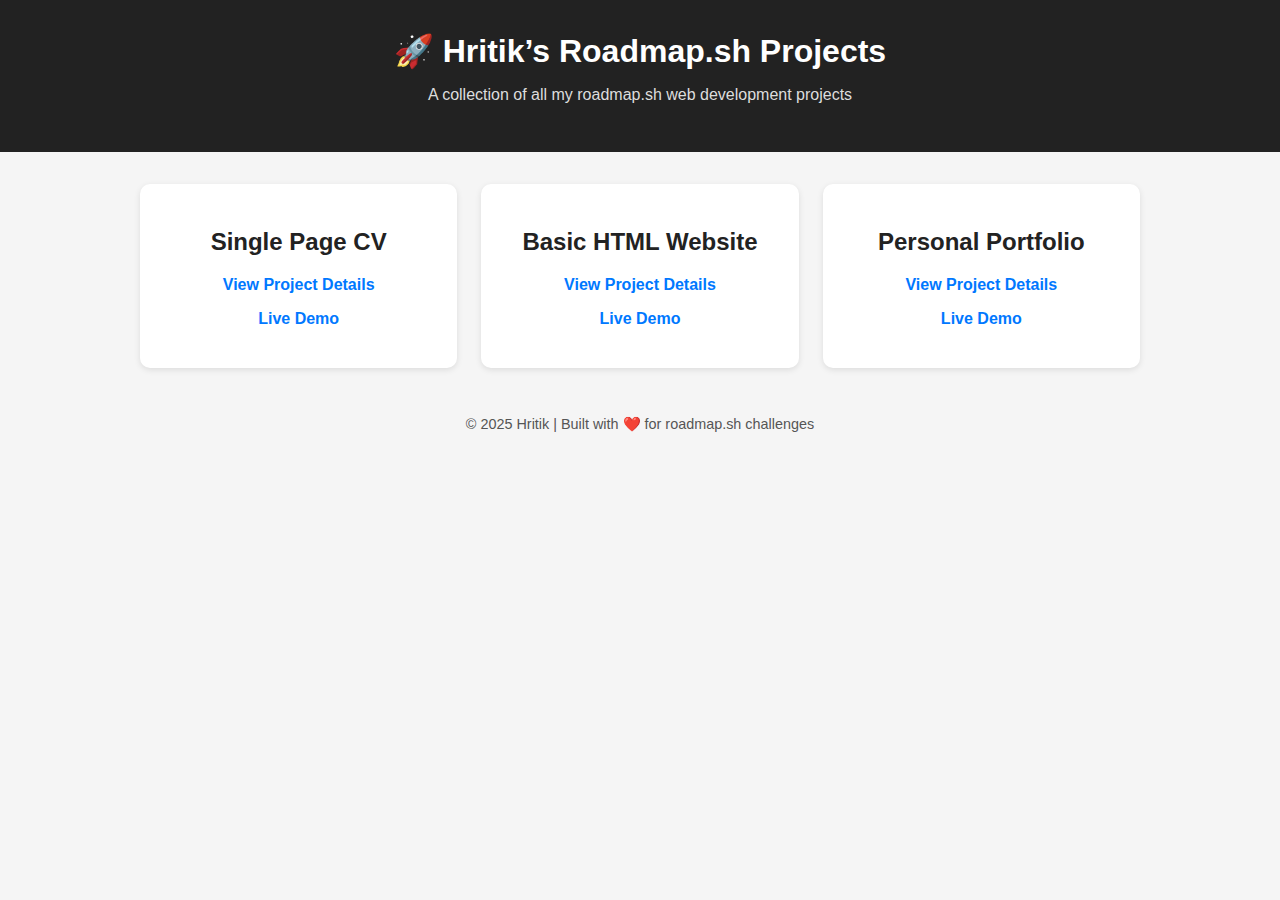
<file: index.html>
<!DOCTYPE html>
<html lang="en">
<head>
  <meta charset="UTF-8" />
  <meta name="viewport" content="width=device-width, initial-scale=1.0" />
  <title>Hritik's Roadmap.sh Projects</title>
  <style>
    body {
      font-family: "Poppins", sans-serif;
      margin: 0;
      background: #f5f5f5;
      color: #222;
    }
    header {
      text-align: center;
      background: #222;
      color: #fff;
      padding: 2rem 1rem;
    }
    h1 {
      margin: 0;
      font-size: 2rem;
    }
    p {
      font-size: 1rem;
      color: #ddd;
    }
    main {
      display: grid;
      gap: 1.5rem;
      grid-template-columns: repeat(auto-fit, minmax(280px, 1fr));
      max-width: 1000px;
      margin: 2rem auto;
      padding: 0 1rem;
    }
    .card {
      background: white;
      border-radius: 10px;
      box-shadow: 0 2px 6px rgba(0, 0, 0, 0.1);
      padding: 1.5rem;
      text-align: center;
      transition: transform 0.2s ease, box-shadow 0.2s ease;
    }
    .card:hover {
      transform: translateY(-5px);
      box-shadow: 0 5px 15px rgba(0, 0, 0, 0.15);
    }
    a {
      text-decoration: none;
      color: #0078ff;
      font-weight: 600;
    }
    footer {
      text-align: center;
      padding: 1rem;
      font-size: 0.9rem;
      color: #555;
    }
  </style>
</head>
<body>
  <header>
    <h1>🚀 Hritik’s Roadmap.sh Projects</h1>
    <p>A collection of all my roadmap.sh web development projects</p>
  </header>

  <main>
    <div class="card">
      <h2>Single Page CV</h2>
      <p><a href="https://roadmap.sh/projects/single-page-cv" target="_blank">View Project Details</a></p>
      <p><a href="./Single-Page-CV/" target="_blank">Live Demo</a></p>
    </div>

    <div class="card">
      <h2>Basic HTML Website</h2>
      <p><a href="https://roadmap.sh/projects/basic-html-website" target="_blank">View Project Details</a></p>
      <p><a href="./Basic-HTML-Website/" target="_blank">Live Demo</a></p>
    </div>
    
    <div class="card">
      <h2>Personal Portfolio</h2>
      <p><a href="https://roadmap.sh/projects/portfolio-website" target="_blank">View Project Details</a></p>
      <p><a href="./Personal-Portfolio/" target="_blank">Live Demo</a></p>
    </div>
  </main>

  <footer>
    © 2025 Hritik | Built with ❤️ for roadmap.sh challenges
  </footer>
</body>
</html>
</file>
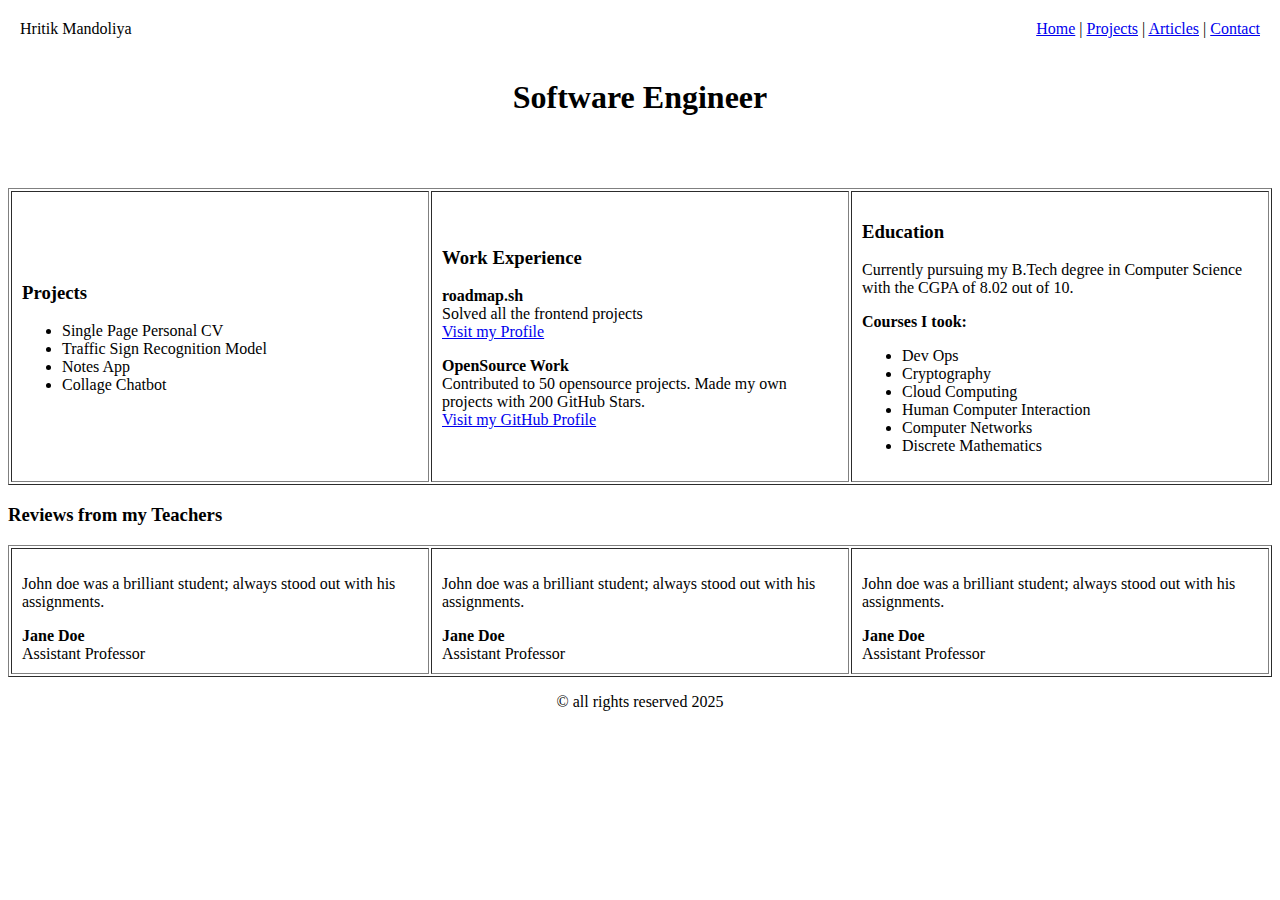
<file: Basic-HTML-Website/index.html>
<!DOCTYPE html>
<html lang="en">
<head>
    <meta charset="UTF-8">
    <meta name="viewport" content="width=device-width, initial-scale=1.0">
    <title>Hritik Mandoliya - Junior Software Engineer</title>
    <!-- SEO Meta Tags -->
    <meta name="description" content="Personal Website of Hritik Mandoliya, a Junior Software Engineer.">
    <meta name="keywords" content="Software Developer, C, C++, Python, HTML, CSS, JavaScript, Resume, CV, Web Development">
    <meta name="author" content="Hritik Mandoliya">
    <!-- Open Graph Meta Tags -->
    <meta property="og:title" content="Hritik Mandoliya - Junior Software Engineer CV">
    <meta property="og:type" content="website">
    <meta property="og:url" content="https://hritik2525.github.io">
    <meta property="og:image" content="https://hritik2525.github.io/images/my-photo.jpg">
    <meta property="og:description" content="Explore the Personal Website of Hritik Mandoliya, a skilled Junior Software Engineer with experience in C, C++, Python, and more.">
    <meta property="og:site_name" content="Hritik Mandoliya's Personal Website">
    <!-- Favicon -->
    <link rel="shortcut icon" href="favicon.ico" type="image/x-icon">
    <style>
        .top-left{
            position: absolute;
            top: 0;
            left: 0;
            padding: 20px;
        }
        .top-right{
            position: absolute;
            top: 0;
            right: 0;
            padding: 20px;
        }
        #title{
            text-align: center;
            padding: 50px;
        }
    </style>
</head>
<body>

    <!-- Header -->
    <header>
        <div class="top-left">Hritik Mandoliya</div>
        <nav class="top-right">
            <a href="index.html">Home</a> |
            <a href="projects.html">Projects</a> |
            <a href="articles.html">Articles</a> |
            <a href="contact.html">Contact</a>
        </nav>
    </header>

    <main>
        <!-- Title -->
        <section  id="title">
            <h1>Software Engineer</h1>
        </section>

        <!-- Main Sections -->
        <section>
            <table width="100%" border="1">
                <tr>
                    <!-- Projects -->
                    <td width="33%" style="padding:10px;">
                        <h3>Projects</h3>
                        <ul>
                            <li>Single Page Personal CV</li>
                            <li>Traffic Sign Recognition Model</li>
                            <li>Notes App</li>
                            <li>Collage Chatbot</li>
                        </ul>
                    </td>
                    
                    <!-- Work Experience -->
                    <td width="33%" style="padding:10px;">
                        <h3>Work Experience</h3>
                        <p><strong>roadmap.sh</strong><br>
                        Solved all the frontend projects<br>
                        <a href="#">Visit my Profile</a></p>

                        <p><strong>OpenSource Work</strong><br>
                        Contributed to 50 opensource projects. Made my own projects with 200 GitHub Stars.<br>
                        <a href="https://github.com/Hritik2525">Visit my GitHub Profile</a></p>
                    </td>

                    <!-- Education -->
                    <td width="33%" style="padding:10px;">
                        <h3>Education</h3>
                        <p>Currently pursuing my B.Tech degree in Computer Science with the CGPA of 8.02 out of 10.</p>
                        <p><strong>Courses I took:</strong></p>
                        <ul>
                            <li>Dev Ops</li>
                            <li>Cryptography</li>
                            <li>Cloud Computing</li>
                            <li>Human Computer Interaction</li>
                            <li>Computer Networks</li>
                            <li>Discrete Mathematics</li>
                        </ul>
                    </td>
                </tr>
            </table>
        </section>

        <!-- Reviews Section -->
        <section>
            <h3>Reviews from my Teachers</h3>
            
            <table width="100%" border="1">
                <tr>
                    <td width="33%" style="padding:10px;">
                        <p>John doe was a brilliant student; always stood out with his assignments.</p>
                        <strong>Jane Doe</strong><br>
                        Assistant Professor
                    </td>
                    <td width="33%" style="padding:10px;">
                        <p>John doe was a brilliant student; always stood out with his assignments.</p>
                        <strong>Jane Doe</strong><br>
                        Assistant Professor
                    </td>
                    <td width="33%" style="padding:10px;">
                        <p>John doe was a brilliant student; always stood out with his assignments.</p>
                        <strong>Jane Doe</strong><br>
                        Assistant Professor
                    </td>
                </tr>
            </table>
        </section>
    </main>

    <footer style="text-align: center;">
        <p>© all rights reserved 2025</p>
    </footer>

</body>
</html>
</file>
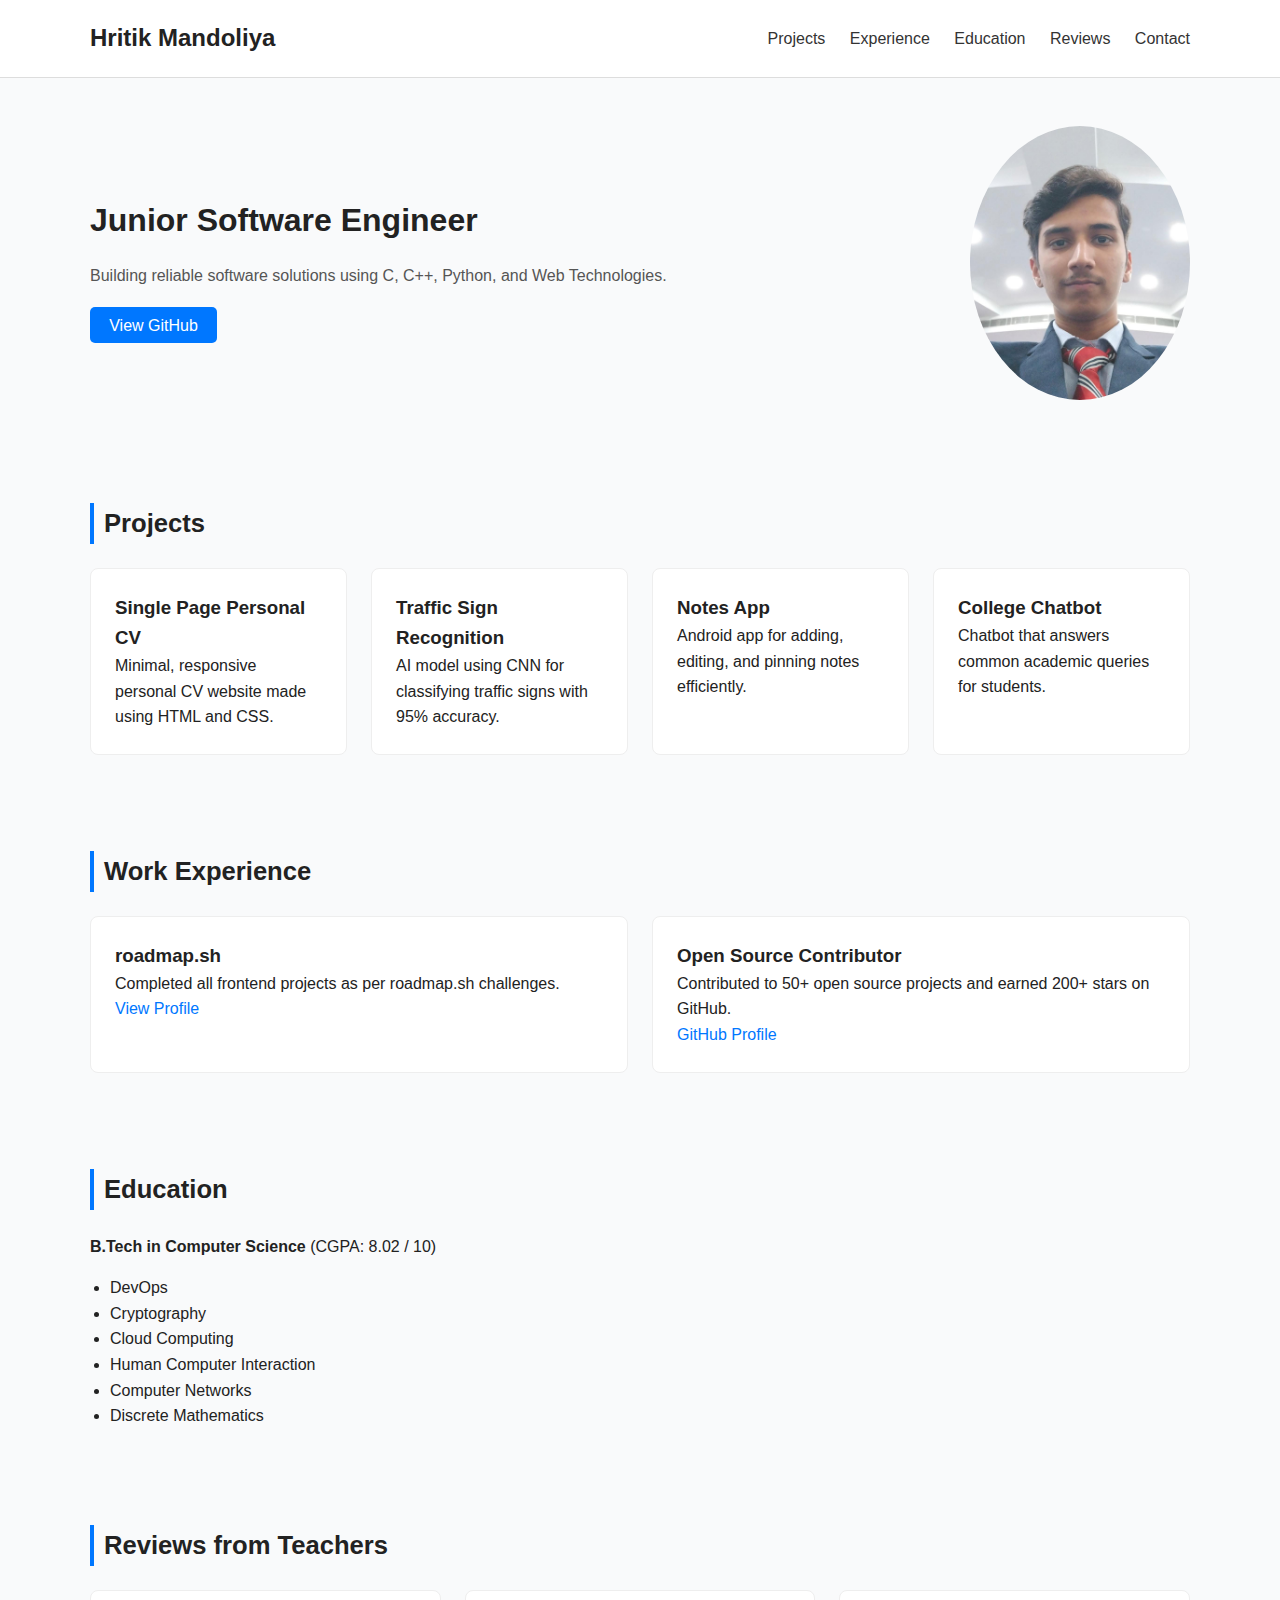
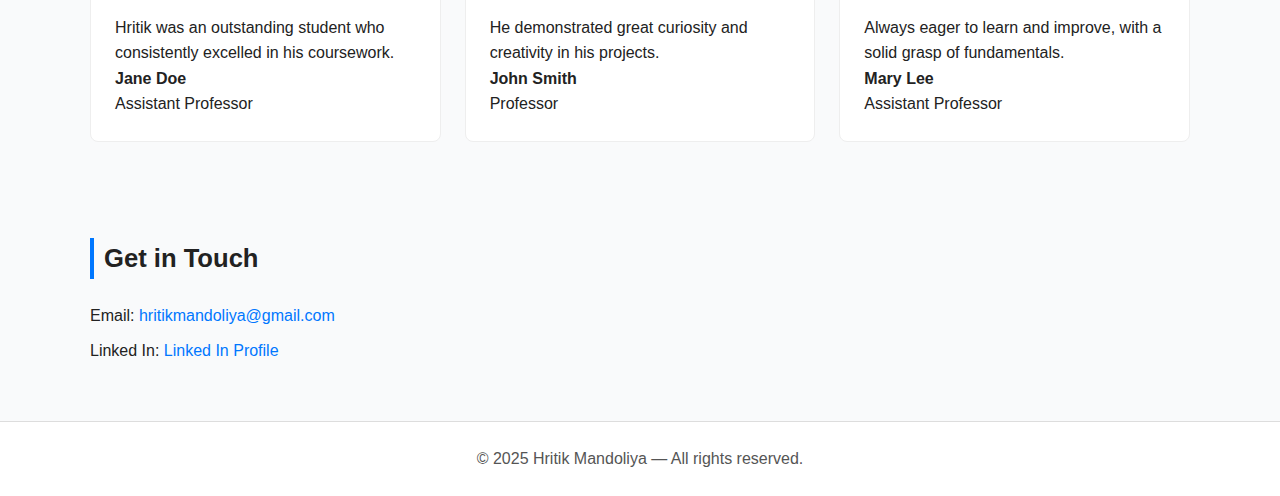
<file: Personal-Portfolio/index.html>
<!DOCTYPE html>
<html lang="en">
<head>
    <meta charset="UTF-8" />
    <meta name="viewport" content="width=device-width, initial-scale=1.0" />
    <title>Hritik Mandoliya - Portfolio</title>

    <!-- SEO -->
    <meta name="description" content="Portfolio of Hritik Mandoliya, a Junior Software Engineer skilled in C, C++, Python, Web Development, and AI." />
    <meta name="keywords" content="Hritik Mandoliya, Portfolio, Software Engineer, Web Developer, GitHub Projects, Resume" />
    <meta name="author" content="Hritik Mandoliya" />

    <!-- Favicon -->
    <link rel="icon" href="favicon.ico" />

    <!-- CSS -->
    <link rel="stylesheet" href="style.css" />
</head>

<body>
    <!-- Header -->
    <header class="header">
        <div class="container header-content">
        <h1 class="logo">Hritik Mandoliya</h1>
        <nav class="nav">
            <a href="#projects">Projects</a>
            <a href="#experience">Experience</a>
            <a href="#education">Education</a>
            <a href="#reviews">Reviews</a>
            <a href="#contact">Contact</a>
        </nav>
        </div>
    </header>

    <!-- Hero Section -->
    <section class="hero container">
        <div class="hero-text">
        <h2>Junior Software Engineer</h2>
        <p>Building reliable software solutions using C, C++, Python, and Web Technologies.</p>
        <a href="https://github.com/Hritik2525" class="btn">View GitHub</a>
        </div>
        <div class="hero-img">
        <img src="images/my-photo.jpeg" alt="Hritik Mandoliya Photo" />
        </div>
    </section>

    <!-- Projects -->
    <section id="projects" class="container">
        <h2 class="section-title">Projects</h2>
        <div class="grid">
        <div class="card">
            <h3>Single Page Personal CV</h3>
            <p>Minimal, responsive personal CV website made using HTML and CSS.</p>
        </div>
        <div class="card">
            <h3>Traffic Sign Recognition</h3>
            <p>AI model using CNN for classifying traffic signs with 95% accuracy.</p>
        </div>
        <div class="card">
            <h3>Notes App</h3>
            <p>Android app for adding, editing, and pinning notes efficiently.</p>
        </div>
        <div class="card">
            <h3>College Chatbot</h3>
            <p>Chatbot that answers common academic queries for students.</p>
        </div>
        </div>
    </section>

    <!-- Experience -->
    <section id="experience" class="container">
        <h2 class="section-title">Work Experience</h2>
        <div class="grid">
        <div class="card">
            <h3>roadmap.sh</h3>
            <p>Completed all frontend projects as per roadmap.sh challenges.</p>
            <a href="#">View Profile</a>
        </div>
        <div class="card">
            <h3>Open Source Contributor</h3>
            <p>Contributed to 50+ open source projects and earned 200+ stars on GitHub.</p>
            <a href="https://github.com/Hritik2525">GitHub Profile</a>
        </div>
        </div>
    </section>

    <!-- Education -->
    <section id="education" class="container">
        <h2 class="section-title">Education</h2>
        <p><strong>B.Tech in Computer Science</strong> (CGPA: 8.02 / 10)</p>
        <ul class="course-list">
        <li>DevOps</li>
        <li>Cryptography</li>
        <li>Cloud Computing</li>
        <li>Human Computer Interaction</li>
        <li>Computer Networks</li>
        <li>Discrete Mathematics</li>
        </ul>
    </section>

    <!-- Reviews -->
    <section id="reviews" class="container">
        <h2 class="section-title">Reviews from Teachers</h2>
        <div class="grid">
        <div class="card">
            <p>Hritik was an outstanding student who consistently excelled in his coursework.</p>
            <strong>Jane Doe</strong><br />Assistant Professor
        </div>
        <div class="card">
            <p>He demonstrated great curiosity and creativity in his projects.</p>
            <strong>John Smith</strong><br />Professor
        </div>
        <div class="card">
            <p>Always eager to learn and improve, with a solid grasp of fundamentals.</p>
            <strong>Mary Lee</strong><br />Assistant Professor
        </div>
        </div>
    </section>

    <!-- Contact -->
    <section id="contact" class="container contact">
        <h2 class="section-title">Get in Touch</h2>
        <p>Email: <a href="mailto:hritikmandoliya@gmail.com">hritikmandoliya@gmail.com</a></p>
        <p>Linked In: <a href="www.linkedin.com/in/hritik-mandoliya-918303251">Linked In Profile</a></p>
    </section>

    <!-- Footer -->
    <footer class="footer">
        <p>© 2025 Hritik Mandoliya — All rights reserved.</p>
    </footer>
</body>
</html>
</file>
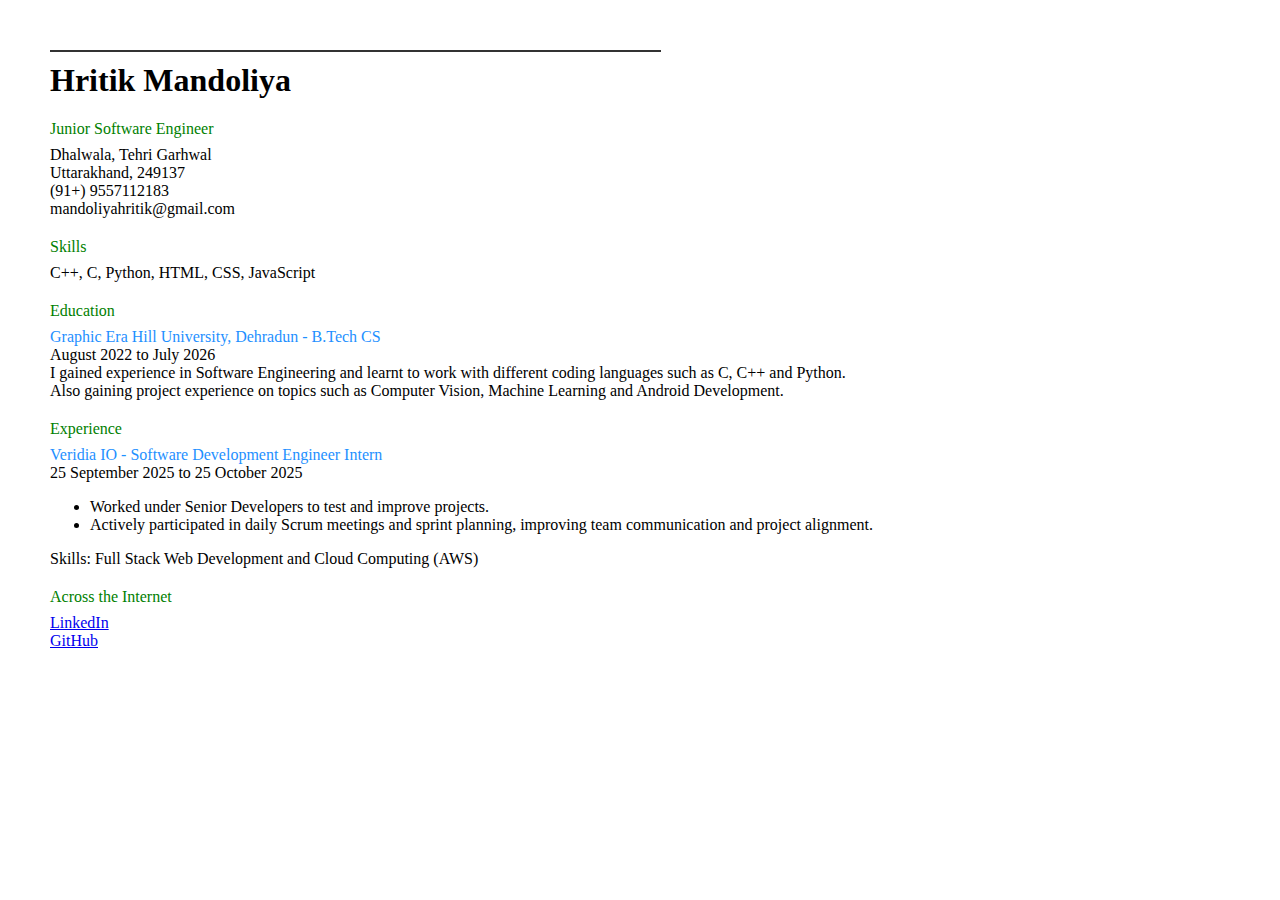
<file: Single-Page-CV/index.html>
<!DOCTYPE html>
<html lang="en">
<head>
    <meta charset="UTF-8">
    <meta name="viewport" content="width=device-width, initial-scale=1.0">
    <title>CV of Hritik Mandoliya - Junior Software Engineer</title>
    <!-- SEO Meta Tags -->
    <meta name="description" content="Single Page CV of Hritik Mandoliya, a Junior Software Engineer.">
    <meta name="keywords" content="Software Developer, C, C++, Python, HTML, CSS, JavaScript, Resume, CV, Web Development">
    <meta name="author" content="Hritik Mandoliya">
    <!-- Open Graph Meta Tags -->
    <meta property="og:title" content="Hritik Mandoliya - Junior Software Engineer CV">
    <meta property="og:type" content="website">
    <meta property="og:url" content="https://hritik2525.github.io">
    <meta property="og:image" content="https://hritik2525.github.io/images/my-photo.jpg">
    <meta property="og:description" content="Explore the CV of Hritik Mandoliya, a skilled Junior Software Engineer with experience in C, C++, Python, and more.">
    <meta property="og:site_name" content="Hritik Mandoliya's CV">
    <!-- Favicon -->
    <link rel="shortcut icon" href="favicon.ico" type="image/x-icon">
    <style>
        #heading{
            border-top: 2px solid #333;
            padding-top: 10px;
            margin-top: 20px;
            width: 50%;
        }
        .topic{
            color: green;
            margin-top: 20px;
            margin-bottom: 8px;
        }
        .subtopic{
            color: dodgerblue;
        }
    </style>
</head>
<body style="margin-left: 50px; margin-top:50px;">
    <h1 id="heading">Hritik Mandoliya</h1>

    <section class="topic">
        Junior Software Engineer
    </section>
    <section class="info">
        Dhalwala, Tehri Garhwal     <br>
        Uttarakhand, 249137         <br>
        (91+) 9557112183            <br>
        mandoliyahritik@gmail.com
    </section>

    <section class="topic">
        Skills
    </section>
    <section class="info">
        C++, C, Python, HTML, CSS, JavaScript
    </section>
    
    <section class="topic">
        Education
    </section>
    <section class="subtopic">
        Graphic Era Hill University, Dehradun - B.Tech CS
    </section>
    <section class="info">
        August 2022 to July 2026 <br>
        I gained experience in Software Engineering and learnt 
        to work with different coding languages such as 
        C, C++ and Python.<br> 
        Also gaining project experience on topics such as 
        Computer Vision, Machine Learning and Android Development.
    </section>
    
    <section class="topic">
        Experience
    </section>
    <section class="subtopic">
        Veridia IO - Software Development Engineer Intern
    </section>
    <section class="info">
        25 September 2025 to 25 October 2025
        <ul>
            <li>Worked under Senior Developers to test and improve projects.</li>
            <li>Actively participated in daily Scrum meetings and sprint planning, improving team communication and project alignment.</li>
        </ul>
        Skills: Full Stack Web Development and Cloud Computing (AWS)
    </section>
    
    <section class="topic">
        Across the Internet
    </section>
    <section class="info">
        <a href="www.linkedin.com/in/hritik-mandoliya-918303251">LinkedIn</a> <br>
        <a href="https://github.com/Hritik2525">GitHub</a> <br>
    </section>
</body>
</html>
</file>
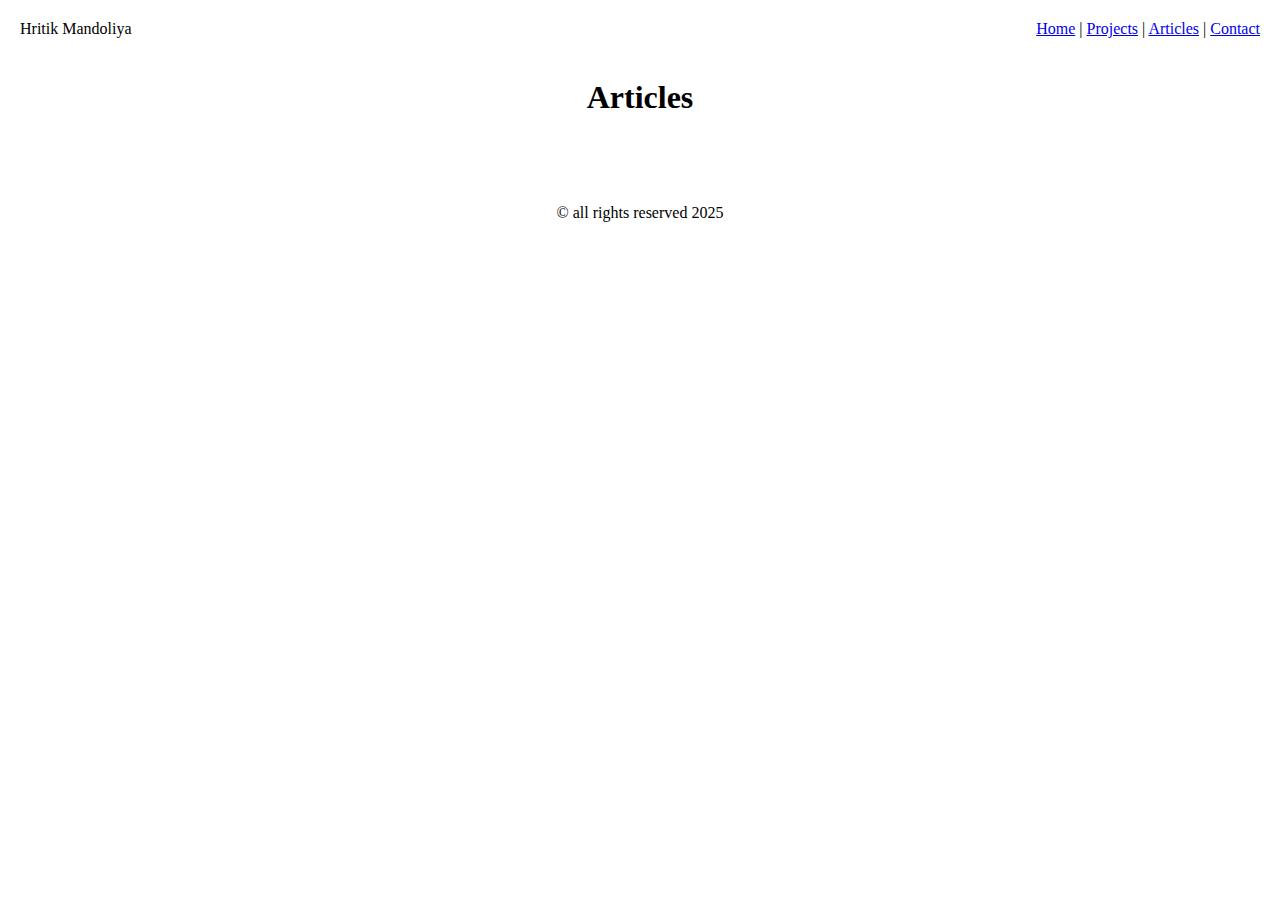
<file: Basic-HTML-Website/articles.html>
<!DOCTYPE html>
<html lang="en">
<head>
    <meta charset="UTF-8">
    <meta name="viewport" content="width=device-width, initial-scale=1.0">
    <title>Articles</title>
    <style>
        .top-left{
            position: absolute;
            top: 0;
            left: 0;
            padding: 20px;
        }
        .top-right{
            position: absolute;
            top: 0;
            right: 0;
            padding: 20px;
        }
        #title{
            text-align: center;
            padding: 50px;
        }
    </style>
</head>
<body>

    <!-- Header -->
    <header>
        <div class="top-left">Hritik Mandoliya</div>
        <nav class="top-right">
            <a href="index.html">Home</a> |
            <a href="projects.html">Projects</a> |
            <a href="articles.html">Articles</a> |
            <a href="contact.html">Contact</a>
        </nav>
    </header>

    <main>
        <!-- Title -->
        <section  id="title">
            <h1>Articles</h1>
        </section>
    </main>

    <footer style="text-align: center;">
        <p>© all rights reserved 2025</p>
    </footer>
    
</body>
</html>
</file>
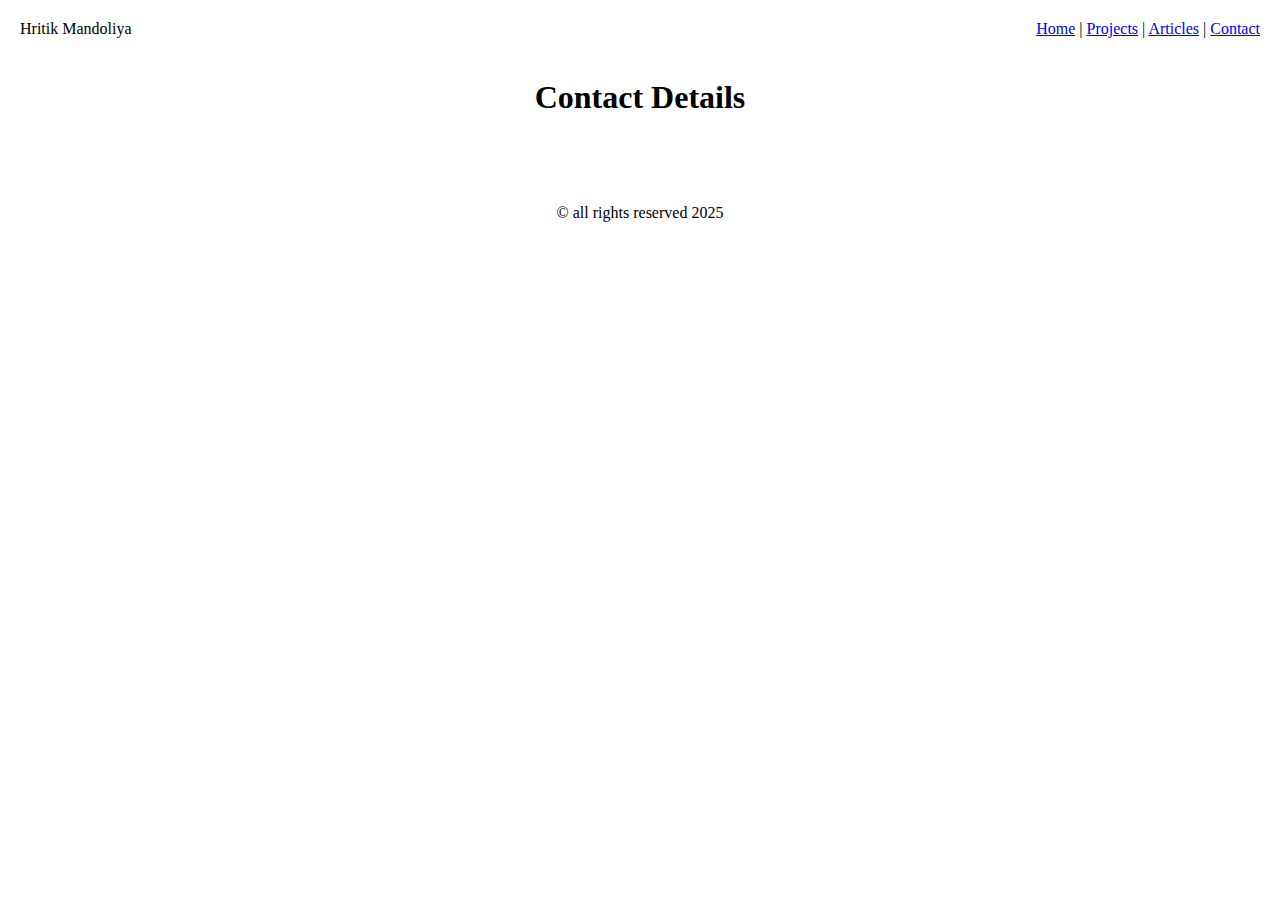
<file: Basic-HTML-Website/contact.html>
<!DOCTYPE html>
<html lang="en">
<head>
    <meta charset="UTF-8">
    <meta name="viewport" content="width=device-width, initial-scale=1.0">
    <title>Contact</title>
    <style>
        .top-left{
            position: absolute;
            top: 0;
            left: 0;
            padding: 20px;
        }
        .top-right{
            position: absolute;
            top: 0;
            right: 0;
            padding: 20px;
        }
        #title{
            text-align: center;
            padding: 50px;
        }
    </style>
</head>
<body>

    <!-- Header -->
    <header>
        <div class="top-left">Hritik Mandoliya</div>
        <nav class="top-right">
            <a href="index.html">Home</a> |
            <a href="projects.html">Projects</a> |
            <a href="articles.html">Articles</a> |
            <a href="contact.html">Contact</a>
        </nav>
    </header>

    <main>
        <!-- Title -->
        <section  id="title">
            <h1>Contact Details</h1>
        </section>
    </main>

    <footer style="text-align: center;">
        <p>© all rights reserved 2025</p>
    </footer>
    
</body>
</html>
</file>
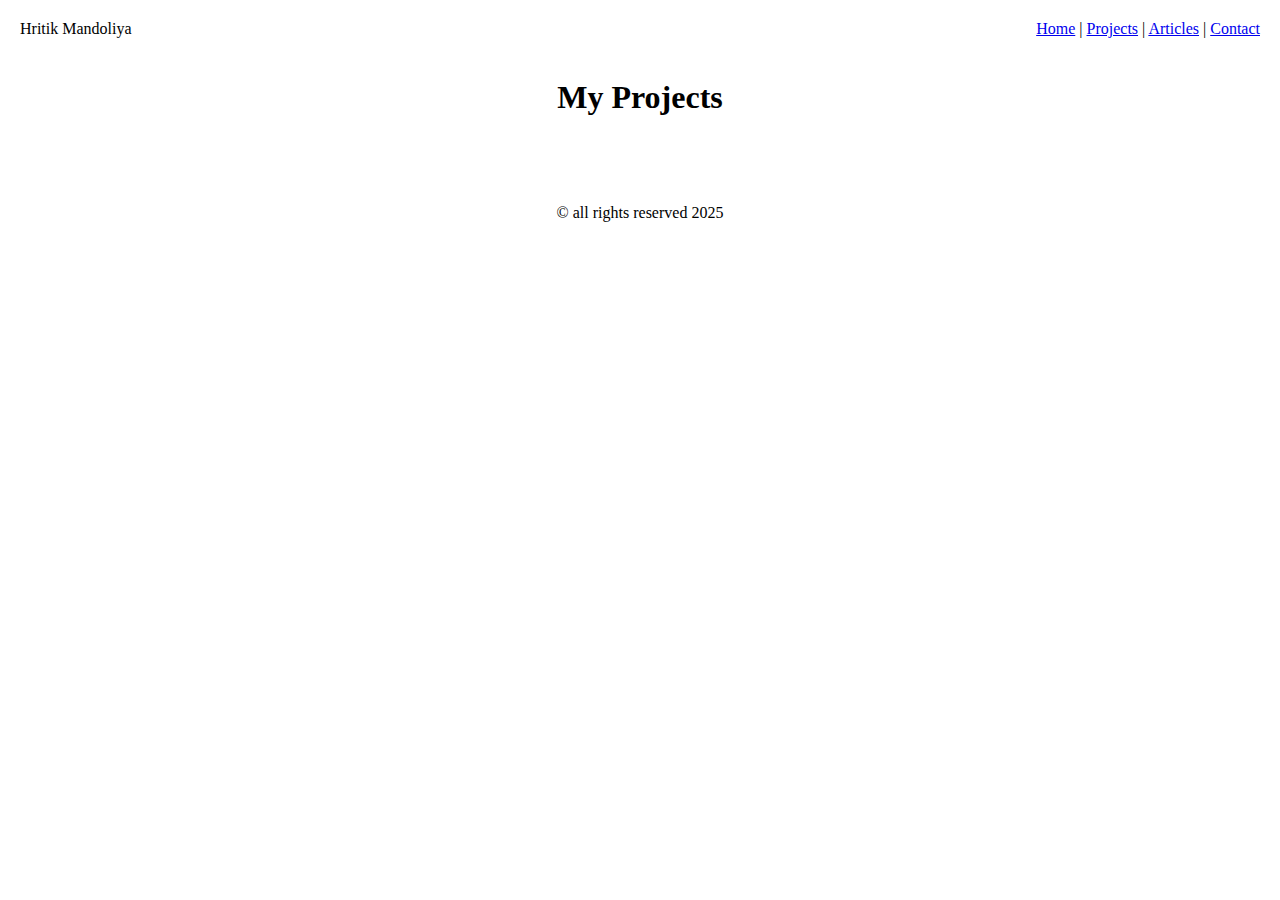
<file: Basic-HTML-Website/projects.html>
<!DOCTYPE html>
<html lang="en">
<head>
    <meta charset="UTF-8">
    <meta name="viewport" content="width=device-width, initial-scale=1.0">
    <title>Projects</title>
    <style>
        .top-left{
            position: absolute;
            top: 0;
            left: 0;
            padding: 20px;
        }
        .top-right{
            position: absolute;
            top: 0;
            right: 0;
            padding: 20px;
        }
        #title{
            text-align: center;
            padding: 50px;
        }
    </style>
</head>
<body>

    <!-- Header -->
    <header>
        <div class="top-left">Hritik Mandoliya</div>
        <nav class="top-right">
            <a href="index.html">Home</a> |
            <a href="projects.html">Projects</a> |
            <a href="articles.html">Articles</a> |
            <a href="contact.html">Contact</a>
        </nav>
    </header>

    <main>
        <!-- Title -->
        <section  id="title">
            <h1>My Projects</h1>
        </section>
    </main>

    <footer style="text-align: center;">
        <p>© all rights reserved 2025</p>
    </footer>
    
</body>
</html>
</file>
<file: Personal-Portfolio/style.css>
/* Reset and Base Styles */
* {
    margin: 0;
    padding: 0;
    box-sizing: border-box;
    font-family: "Inter", sans-serif;
}

body {
    background: #f9fafb;
    color: #222;
    line-height: 1.6;
}

/* Container */
.container {
    width: 90%;
    max-width: 1100px;
    margin: auto;
    padding: 3rem 0;
}

/* Header */
.header {
    background: #fff;
    border-bottom: 1px solid #ddd;
    position: sticky;
    top: 0;
    z-index: 10;
}

.header-content {
    display: flex;
    justify-content: space-between;
    align-items: center;
    padding: 1.2rem 0;
}

.logo {
    font-size: 1.5rem;
    font-weight: 700;
}

.nav a {
    color: #333;
    margin-left: 20px;
    text-decoration: none;
    font-weight: 500;
}

.nav a:hover {
    color: #0077ff;
}

/* Hero Section */
.hero {
    display: flex;
    flex-wrap: wrap;
    align-items: center;
    justify-content: space-between;
    text-align: left;
    padding-top: 3rem;
}

.hero-text {
    flex: 1;
    min-width: 250px;
}

.hero-text h2 {
    font-size: 2rem;
    margin-bottom: 1rem;
}

.hero-text p {
    margin-bottom: 1.5rem;
    color: #555;
}

.hero-img img {
    width: 220px;
    border-radius: 50%;
}

.btn {
    background: #0077ff;
    color: #fff;
    padding: 0.6rem 1.2rem;
    border-radius: 5px;
    text-decoration: none;
}

.btn:hover {
    background: #005fcc;
}

/* Section Titles */
.section-title {
    font-size: 1.6rem;
    margin-bottom: 1.5rem;
    border-left: 4px solid #0077ff;
    padding-left: 10px;
}

/* Cards and Grid */
.grid {
    display: grid;
    grid-template-columns: repeat(auto-fit, minmax(250px, 1fr));
    gap: 1.5rem;
}

.card {
    background: #fff;
    border: 1px solid #eee;
    padding: 1.5rem;
    border-radius: 8px;
    transition: all 0.2s ease-in;
}

.card:hover {
    transform: translateY(-5px);
    box-shadow: 0 4px 10px rgba(0, 0, 0, 0.05);
}

.card a {
    color: #0077ff;
    text-decoration: none;
}

.card a:hover {
    text-decoration: underline;
}

/* Education */
.course-list {
    list-style: disc;
    padding-left: 20px;
    margin-top: 1rem;
}

/* Contact */
.contact p {
    margin: 0.6rem 0;
}

.contact a {
    color: #0077ff;
    text-decoration: none;
}

.contact a:hover {
    text-decoration: underline;
}

/* Footer */
.footer {
    background: #fff;
    text-align: center;
    padding: 1.5rem;
    border-top: 1px solid #ddd;
    color: #555;
}
</file>
